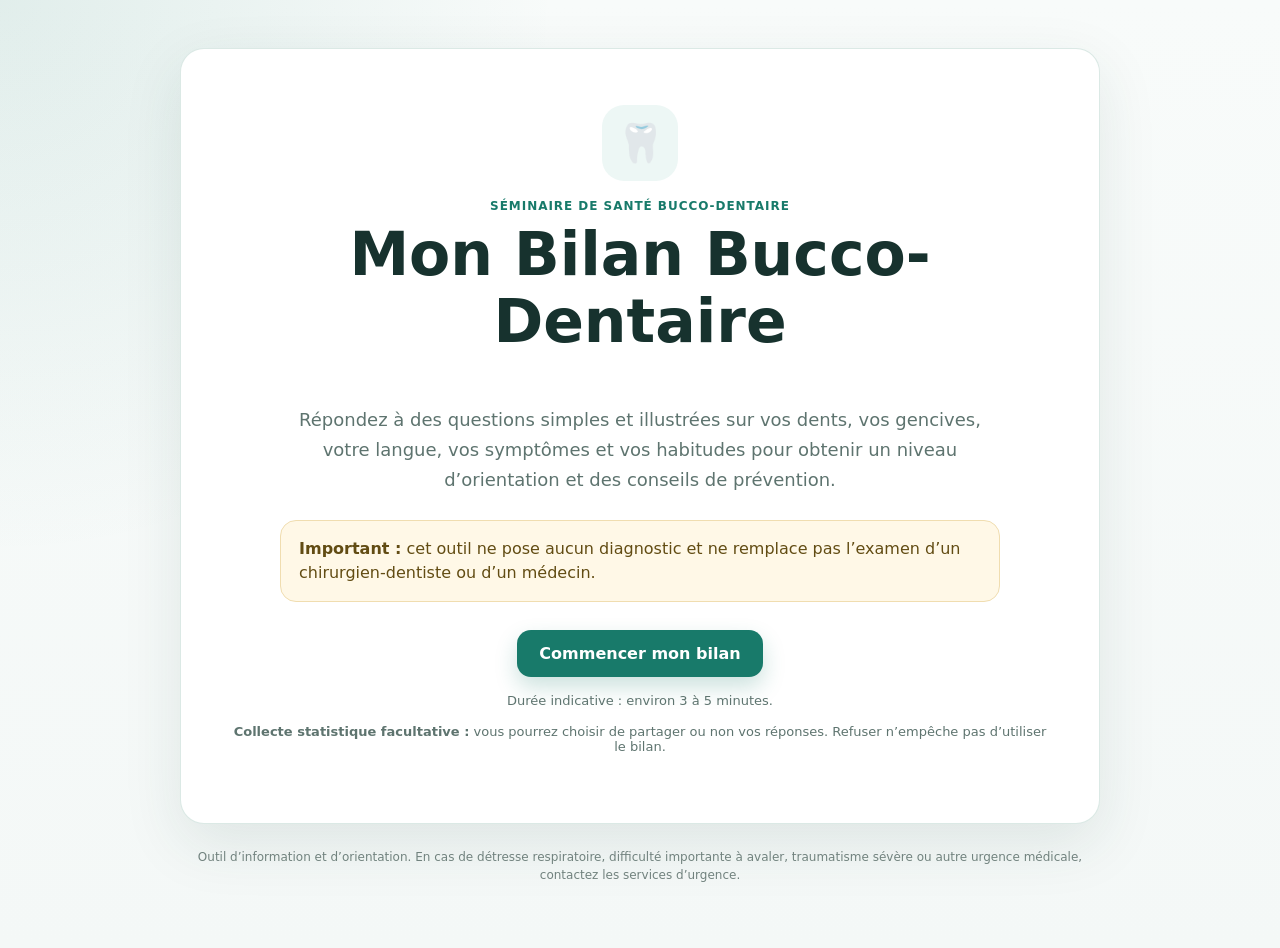
<file: index.html>
<!DOCTYPE html>
<html lang="fr">
<head>
  <meta charset="UTF-8" />
  <meta name="viewport" content="width=device-width, initial-scale=1.0" />
  <meta name="theme-color" content="#f5fbfa" />
  <title>Mon Bilan Bucco-Dentaire</title>
  <link rel="stylesheet" href="styles.css" />
</head>
<body>
  <main class="app-shell">
    <section class="hero card" id="welcome-screen">
      <div class="brand-mark" aria-hidden="true">🦷</div>
      <p class="eyebrow">Séminaire de santé bucco-dentaire</p>
      <h1>Mon Bilan Bucco-Dentaire</h1>
      <p class="lead">
        Répondez à des questions simples et illustrées sur vos dents, vos gencives, votre langue, vos symptômes
        et vos habitudes pour obtenir un niveau d’orientation et des conseils de prévention.
      </p>
      <div class="notice">
        <strong>Important :</strong> cet outil ne pose aucun diagnostic et ne remplace pas
        l’examen d’un chirurgien-dentiste ou d’un médecin.
      </div>
      <button class="primary" id="start-btn">Commencer mon bilan</button>
      <p class="microcopy">Durée indicative : environ 3 à 5 minutes.</p>
      <p class="microcopy"><strong>Collecte statistique facultative :</strong> vous pourrez choisir de partager ou non vos réponses. Refuser n’empêche pas d’utiliser le bilan.</p>
    </section>

    <section class="card hidden" id="quiz-screen">
      <div class="topbar">
        <div>
          <p class="eyebrow" id="section-label">Questionnaire</p>
          <h2 id="question-title">Question</h2>
        </div>
        <div class="progress-wrap" aria-label="Progression">
          <span id="progress-text">1 / 1</span>
          <div class="progress-track">
            <div class="progress-fill" id="progress-fill"></div>
          </div>
        </div>
      </div>

      <p class="question-help" id="question-help"></p>
      <form id="answers-form" class="answers"></form>

      <div class="nav-actions">
        <button class="secondary" id="back-btn" type="button">Retour</button>
        <button class="primary" id="next-btn" type="button">Continuer</button>
      </div>
    </section>

    <section class="card hidden" id="result-screen">
      <div id="result-content"></div>
      <div class="nav-actions result-actions">
        <button class="secondary" id="restart-btn" type="button">Refaire le bilan</button>
        <button class="primary" id="print-btn" type="button">Imprimer / enregistrer</button>
      </div>
    </section>
  </main>

  <footer>
    <p>
      Outil d’information et d’orientation. En cas de détresse respiratoire, difficulté importante
      à avaler, traumatisme sévère ou autre urgence médicale, contactez les services d’urgence.
    </p>
  </footer>

  <script src="app.js"></script>
</body>
</html>
</file>
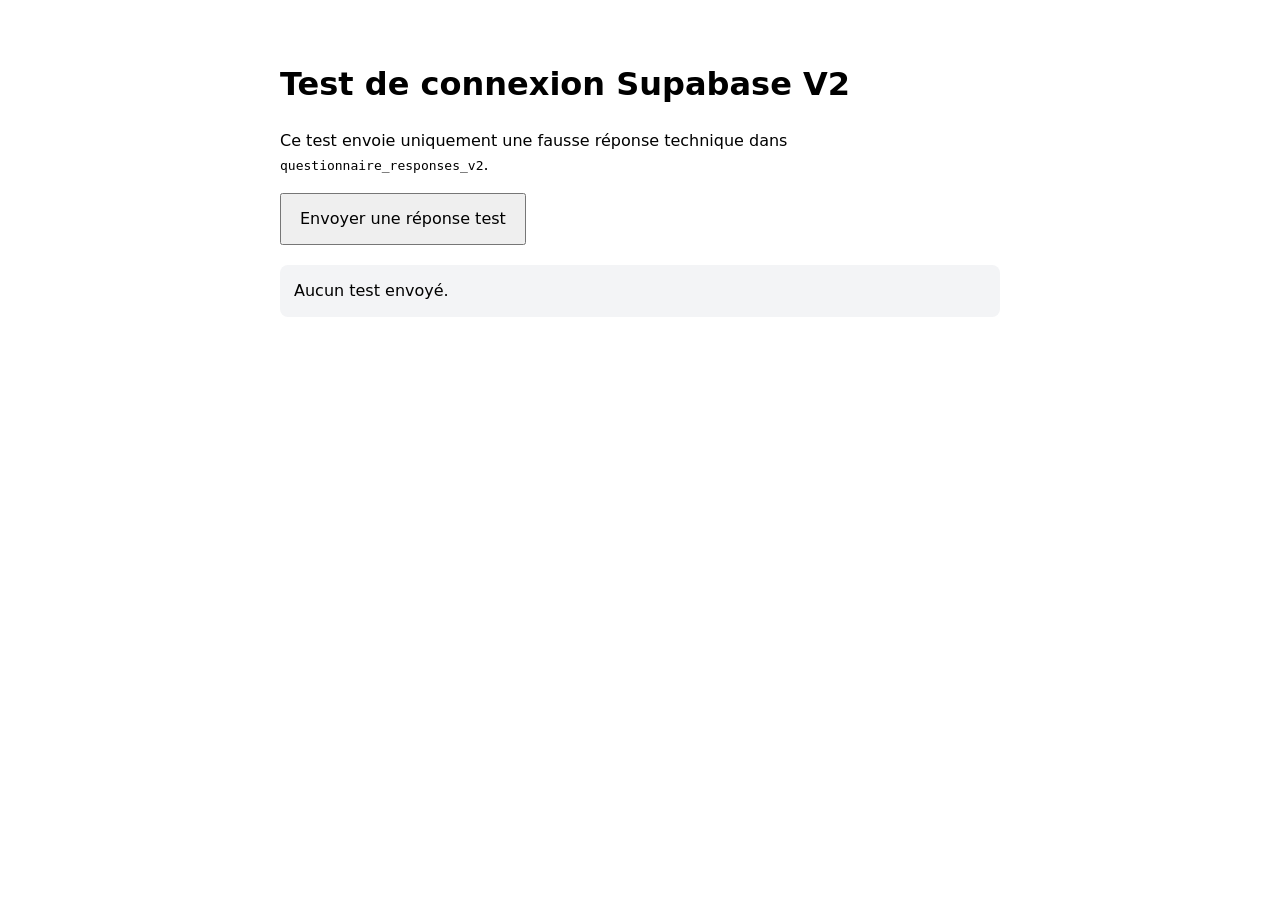
<file: test-supabase-v2/index.html>
<!doctype html>
<html lang="fr">
<head>
<meta charset="utf-8">
<meta name="viewport" content="width=device-width,initial-scale=1">
<title>Test Supabase V2</title>
<style>
body{font-family:system-ui,sans-serif;max-width:720px;margin:60px auto;padding:0 20px;line-height:1.5}
button{font:inherit;padding:12px 18px;cursor:pointer}
#status{margin-top:20px;padding:14px;background:#f3f4f6;border-radius:8px;white-space:pre-wrap}
</style>
</head>
<body>
<h1>Test de connexion Supabase V2</h1>
<p>Ce test envoie uniquement une fausse réponse technique dans <code>questionnaire_responses_v2</code>.</p>
<button id="send">Envoyer une réponse test</button>
<div id="status">Aucun test envoyé.</div>
<script>
const SUPABASE_URL = "https://wnhunsumbxjjjypcnaok.supabase.co";
const SUPABASE_KEY = "sb_publishable_q-dNYVIHbB-VFXLhtfTHZA_bxfmofji";

document.getElementById("send").addEventListener("click", async () => {
  const status = document.getElementById("status");
  status.textContent = "Envoi en cours…";

  const payload = {
    app_version: "BROWSER-TEST-V2",
    seminar_code: "TEST_BROWSER_V2",
    study_consent: true,
    consent_version: "v2-2026-09",
    respondent_type: "self",
    age_band: "18_39",
    gender: "prefer_not",
    result_priority: "green",
    plaque_index: null,
    answers: { browser_test: true }
  };

  try {
    const response = await fetch(
      SUPABASE_URL + "/rest/v1/questionnaire_responses_v2",
      {
        method: "POST",
        headers: {
          "apikey": SUPABASE_KEY,
          "Content-Type": "application/json",
          "Prefer": "return=minimal"
        },
        body: JSON.stringify(payload)
      }
    );

    const body = await response.text();
    if (response.ok) {
      status.textContent = "✅ SUCCÈS — HTTP " + response.status +
        "\nLa réponse test a été acceptée par Supabase.";
    } else {
      status.textContent = "❌ ÉCHEC — HTTP " + response.status +
        "\n" + (body || "Aucun détail renvoyé.");
    }
  } catch (err) {
    status.textContent = "❌ ERREUR NAVIGATEUR\n" + err.name + ": " + err.message;
  }
});
</script>
</body>
</html>
</file>
<file: styles.css>
:root {
  --bg: #f4f8f7;
  --surface: #ffffff;
  --surface-soft: #edf7f5;
  --text: #17322e;
  --muted: #5e746f;
  --line: #d8e7e3;
  --accent: #187a6a;
  --accent-dark: #105b50;
  --shadow: 0 20px 60px rgba(31, 67, 60, 0.10);
  --radius: 24px;
}

* { box-sizing: border-box; }

body {
  margin: 0;
  min-height: 100vh;
  font-family: Inter, ui-sans-serif, system-ui, -apple-system, BlinkMacSystemFont, "Segoe UI", sans-serif;
  background:
    radial-gradient(circle at top left, rgba(24,122,106,.10), transparent 35%),
    linear-gradient(180deg, #f8fbfa 0%, var(--bg) 100%);
  color: var(--text);
}

button, input, select { font: inherit; }

.app-shell {
  width: min(920px, calc(100% - 32px));
  margin: 48px auto 24px;
}

.card {
  background: var(--surface);
  border: 1px solid rgba(216,231,227,.9);
  box-shadow: var(--shadow);
  border-radius: var(--radius);
  padding: clamp(24px, 5vw, 48px);
}

.hidden { display: none !important; }

.hero { text-align: center; padding-top: 56px; padding-bottom: 56px; }

.brand-mark {
  width: 76px;
  height: 76px;
  margin: 0 auto 18px;
  display: grid;
  place-items: center;
  border-radius: 22px;
  background: var(--surface-soft);
  font-size: 38px;
}

.eyebrow {
  margin: 0 0 8px;
  color: var(--accent);
  font-weight: 800;
  text-transform: uppercase;
  letter-spacing: .08em;
  font-size: 12px;
}

h1, h2, h3 { margin-top: 0; line-height: 1.12; }

h1 {
  font-size: clamp(34px, 7vw, 60px);
  max-width: 720px;
  margin-left: auto;
  margin-right: auto;
}

h2 { font-size: clamp(26px, 4vw, 38px); }

h3 { font-size: 20px; margin-bottom: 10px; }

.lead {
  color: var(--muted);
  max-width: 700px;
  margin: 18px auto 26px;
  font-size: 18px;
  line-height: 1.65;
}

.notice {
  max-width: 720px;
  margin: 0 auto 28px;
  padding: 16px 18px;
  border-radius: 16px;
  text-align: left;
  background: #fff8e7;
  border: 1px solid #f0ddb0;
  color: #624c13;
  line-height: 1.5;
}

.primary, .secondary {
  border: 0;
  border-radius: 14px;
  padding: 14px 22px;
  font-weight: 800;
  cursor: pointer;
  transition: transform .16s ease, opacity .16s ease, box-shadow .16s ease;
}

.primary {
  background: var(--accent);
  color: white;
  box-shadow: 0 10px 22px rgba(24,122,106,.22);
}

.primary:hover { background: var(--accent-dark); transform: translateY(-1px); }
.secondary { background: #edf4f2; color: var(--text); }
.secondary:hover { transform: translateY(-1px); }
button:disabled { opacity: .45; cursor: not-allowed; transform: none !important; }

.microcopy { color: var(--muted); font-size: 13px; margin-top: 16px; }

.topbar {
  display: flex;
  justify-content: space-between;
  gap: 28px;
  align-items: flex-start;
  margin-bottom: 20px;
}

.progress-wrap { min-width: 180px; text-align: right; color: var(--muted); font-size: 13px; }

.progress-track {
  margin-top: 8px;
  height: 8px;
  background: #e7efed;
  border-radius: 999px;
  overflow: hidden;
}

.progress-fill {
  height: 100%;
  width: 0;
  background: var(--accent);
  transition: width .25s ease;
}

.question-help {
  color: var(--muted);
  line-height: 1.5;
  margin-bottom: 20px;
}

.answers {
  display: grid;
  gap: 12px;
  margin: 28px 0;
}

.answer-card {
  position: relative;
  border: 1px solid var(--line);
  border-radius: 16px;
  padding: 16px 18px;
  background: #fff;
  cursor: pointer;
  transition: border-color .16s ease, background .16s ease, transform .16s ease;
}

.answer-card:hover { border-color: #9fcac2; transform: translateY(-1px); }
.answer-card.selected { border-color: var(--accent); background: #f0faf7; }

.answer-card input {
  position: absolute;
  opacity: 0;
  pointer-events: none;
}

.answer-card span { display: block; font-weight: 650; line-height: 1.35; }

.input-field {
  width: 100%;
  border: 1px solid var(--line);
  border-radius: 14px;
  padding: 14px 16px;
  font-size: 16px;
}

.nav-actions {
  display: flex;
  justify-content: space-between;
  gap: 12px;
  margin-top: 28px;
}

.result-actions { margin-top: 36px; }

.result-badge {
  display: inline-flex;
  align-items: center;
  gap: 8px;
  border-radius: 999px;
  padding: 8px 12px;
  font-weight: 800;
  margin-bottom: 14px;
}

.level-green { background: #e8f7ef; color: #1f6b43; }
.level-yellow { background: #fff8dc; color: #745e00; }
.level-orange { background: #fff0df; color: #8a4d00; }
.level-red { background: #ffe6e6; color: #991f1f; }
.level-emergency { background: #2e0e0e; color: #fff; }

.result-intro {
  color: var(--muted);
  font-size: 18px;
  line-height: 1.6;
}

.grid {
  display: grid;
  grid-template-columns: repeat(2, minmax(0, 1fr));
  gap: 14px;
  margin: 28px 0;
}

.panel {
  border: 1px solid var(--line);
  border-radius: 18px;
  padding: 18px;
  background: #fbfdfc;
}

.panel p, .panel li { color: var(--muted); line-height: 1.55; }
.panel ul { padding-left: 20px; margin-bottom: 0; }

.score-line {
  display: flex;
  align-items: center;
  justify-content: space-between;
  gap: 12px;
  padding: 12px 0;
  border-bottom: 1px solid var(--line);
}

.score-line:last-child { border-bottom: 0; }

.tag {
  padding: 5px 9px;
  border-radius: 999px;
  font-size: 12px;
  font-weight: 800;
  background: #eef3f2;
}

footer {
  width: min(920px, calc(100% - 32px));
  margin: 0 auto 40px;
  text-align: center;
  color: #71827e;
  font-size: 12px;
  line-height: 1.5;
}

@media (max-width: 680px) {
  .app-shell { margin-top: 20px; width: min(100% - 20px, 920px); }
  .card { border-radius: 18px; padding: 22px; }
  .topbar { display: block; }
  .progress-wrap { min-width: 0; text-align: left; margin-top: 14px; }
  .grid { grid-template-columns: 1fr; }
  .nav-actions { flex-direction: column-reverse; }
  .nav-actions button { width: 100%; }
}

@media print {
  body { background: white; }
  .app-shell { width: 100%; margin: 0; }
  .card { border: 0; box-shadow: none; }
  .result-actions, footer { display: none; }
}


/* V3 — modules visuels */
.visual-answers {
  grid-template-columns: repeat(3, minmax(0, 1fr));
  align-items: stretch;
}

.visual-card {
  padding: 10px;
  min-height: 220px;
  display: flex;
  flex-direction: column;
  gap: 12px;
}

.visual-card > span {
  padding: 0 5px 7px;
  font-size: 14px;
}

.dental-visual {
  height: 132px;
  border-radius: 13px;
  overflow: hidden;
  background: linear-gradient(180deg,#f8dfdc 0%,#f3c7c1 100%);
  position: relative;
  border: 1px solid #edd2ce;
}

.mouth-diagram {
  position: absolute;
  inset: 0;
}

.gum-band {
  position: absolute;
  left: 0;
  right: 0;
  top: 22px;
  height: 49px;
  background: #e99494;
  border-radius: 0 0 42% 42%;
  transition: all .2s ease;
}

.tooth-row {
  position: absolute;
  left: 50%;
  bottom: 13px;
  transform: translateX(-50%);
  display: flex;
  gap: 3px;
  align-items: flex-start;
}

.tooth-shape {
  width: 34px;
  height: 69px;
  background: linear-gradient(90deg,#f9f5e9,#fffefa 50%,#eee9da);
  border: 1px solid #d8d1c1;
  border-radius: 12px 12px 16px 16px / 9px 9px 26px 26px;
  box-shadow: inset 0 -8px 10px rgba(128,100,80,.06);
}

.gum-diagram.red .gum-band,
.gum-diagram.swollen .gum-band,
.gum-diagram.painful .gum-band { background: #d94c58; height: 56px; }

.gum-diagram.recession .gum-band,
.gum-diagram.longer .gum-band { top: 12px; height: 35px; background: #e8a1a0; }

.gum-diagram.spaces .tooth-row { gap: 11px; }

.gum-diagram.pus .gum-band { background: #d75a61; }
.pus-dot {
  position: absolute;
  width: 17px; height: 17px;
  border-radius: 50%;
  background: #f6d77b;
  border: 2px solid #fff3c4;
  left: 50%; top: 39px;
  transform: translateX(-50%);
  box-shadow: 0 0 0 3px rgba(170,83,62,.2);
}

.gum-diagram.mobile .tooth-row { transform: translateX(-50%) rotate(2deg); }

.motion-mark, .none-mark, .crack-mark, .restoration-mark {
  position: absolute;
  z-index: 4;
  font-weight: 900;
}

.motion-mark { right: 12px; bottom: 12px; font-size: 24px; color: #a33e4b; }
.none-mark { left: 50%; top: 50%; transform: translate(-50%,-50%); font-size: 48px; color: rgba(70,85,100,.35); }

.teeth-diagram.cavity .tooth-shape:nth-child(2) { background: #f1e4cc; }
.cavity-dot {
  position: absolute; z-index: 4;
  width: 17px; height: 17px; border-radius: 50%;
  background: #5b3a2d; left: 50%; bottom: 54px; transform: translateX(-50%);
}
.crack-mark { left: 50%; bottom: 38px; transform: translateX(-50%); color: #765f4d; font-size: 32px; }
.teeth-diagram.dark_tooth .tooth-shape:nth-child(2) { background: #b9a58d; }
.teeth-diagram.piece_lost .tooth-shape:nth-child(2) { height: 49px; margin-top: 20px; }
.teeth-diagram.restoration .tooth-shape:nth-child(2) { background: linear-gradient(#cfd5d5,#f9f5e9 35%); }
.restoration-mark { left: 50%; bottom: 67px; transform: translateX(-50%); color: #a9b2b3; }
.teeth-diagram.food_trap .tooth-row { gap: 9px; }

.tongue-diagram {
  position: absolute;
  inset: 0;
  background: linear-gradient(180deg,#f4d2ce,#efbbb5);
}

.tongue-shape {
  position: absolute;
  left: 50%;
  top: 13px;
  transform: translateX(-50%);
  width: 92px;
  height: 108px;
  background: #d97878;
  border-radius: 45% 45% 48% 48% / 28% 28% 65% 65%;
  border: 1px solid rgba(139,65,65,.18);
  box-shadow: inset 0 0 20px rgba(126,47,47,.12);
}

.tongue-diagram.white_coating .tongue-shape { background: linear-gradient(#eee7df 10%,#d98a88 85%); }
.tongue-diagram.yellow_coating .tongue-shape { background: linear-gradient(#d9bd6d 5%,#d98a88 82%); }
.tongue-diagram.red .tongue-shape { background: #ca4e56; }
.tongue-diagram.swollen .tongue-shape { width: 112px; height: 112px; }
.tongue-lines { position:absolute; left:50%; top:25px; transform:translateX(-50%); font-size:36px; color:#a34f50; }
.tongue-patches { position:absolute; left:50%; top:34px; transform:translateX(-50%); color:#f2e5db; letter-spacing:8px; }

@media (max-width: 780px) {
  .visual-answers { grid-template-columns: repeat(2, minmax(0, 1fr)); }
  .visual-card { min-height: 205px; }
}
@media (max-width: 440px) {
  .visual-answers { grid-template-columns: 1fr 1fr; gap: 8px; }
  .visual-card { min-height: 190px; padding: 7px; }
  .dental-visual { height: 110px; }
  .visual-card > span { font-size: 12px; }
}


/* V4 — illustrations réalistes */
.dental-visual {
  background: #f4f6f7;
  border: 1px solid #dfe7e5;
}

.realistic-clinical-img {
  width: 100%;
  height: 100%;
  object-fit: cover;
  display: block;
}

.visual-placeholder {
  height: 100%;
  display: grid;
  place-items: center;
  color: var(--muted);
  font-size: 13px;
}

.visual-card {
  overflow: hidden;
}

.visual-card.selected .dental-visual {
  outline: 3px solid rgba(24,122,106,.25);
  outline-offset: -3px;
}

.visual-card > span {
  line-height: 1.35;
}

.visual-card::after {
  content: "Exemple visuel";
  display: block;
  margin: -3px 5px 6px;
  color: #7d8f8a;
  font-size: 10px;
  font-weight: 700;
  letter-spacing: .02em;
  text-transform: uppercase;
}

/* V5 — dents manquantes */
.visual-card .realistic-clinical-img {
  object-position: center;
}


/* V6 — photos dentaires plus réalistes */
.visual-card .dental-visual {
  height: 145px;
  background: #f7f8f8;
}

.visual-card .realistic-clinical-img {
  object-fit: cover;
  object-position: center center;
}

.visual-card > span {
  font-size: 13.5px;
}

@media (min-width: 900px) {
  .visual-answers {
    grid-template-columns: repeat(4, minmax(0, 1fr));
  }
}


/* V7 — photos réalistes de la langue */
.visual-card .dental-visual.tongue {
  height: 150px;
}

@media (min-width: 900px) {
  .visual-answers {
    grid-template-columns: repeat(4, minmax(0, 1fr));
  }
}


/* V8 — questionnaire adaptatif */
.profile-summary {
  margin-bottom: 16px;
  padding: 10px 14px;
  border-radius: 12px;
  background: #f4f8fc;
  color: #34536f;
  font-size: 14px;
}
</file>
